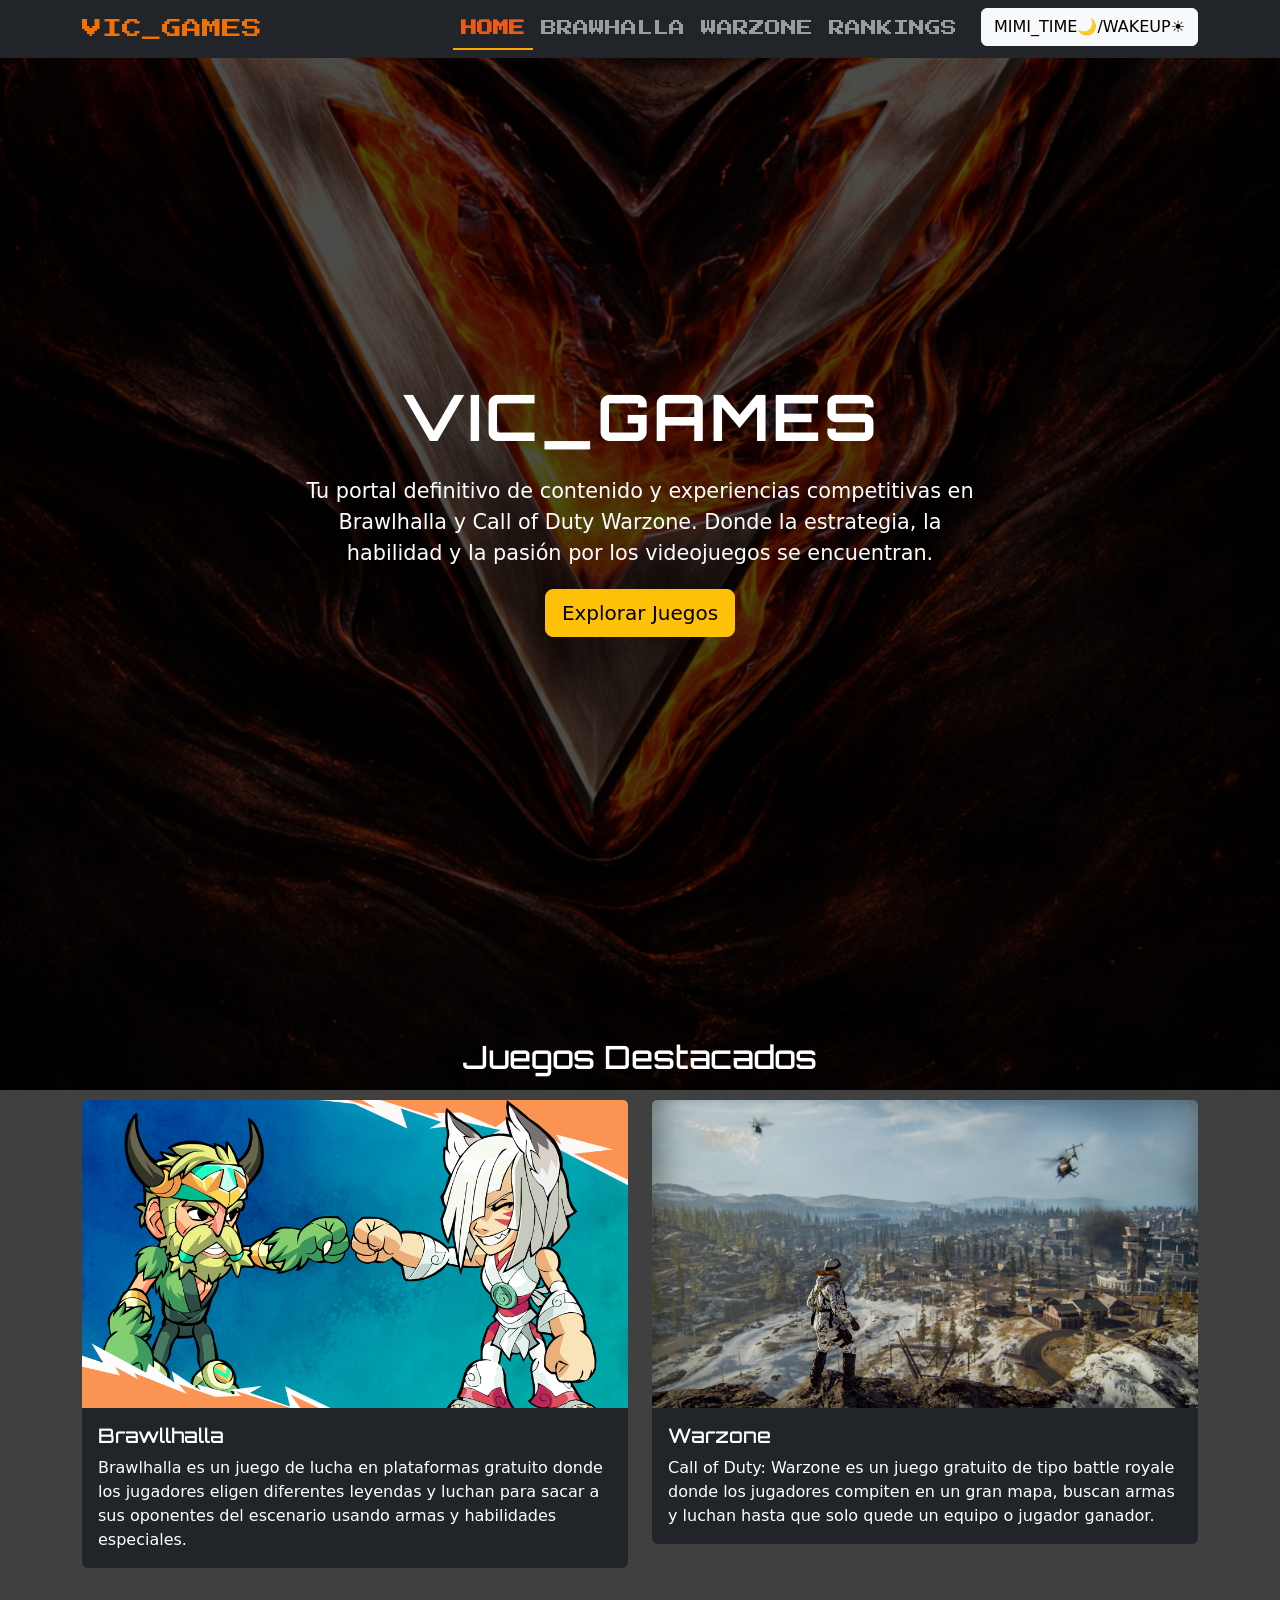
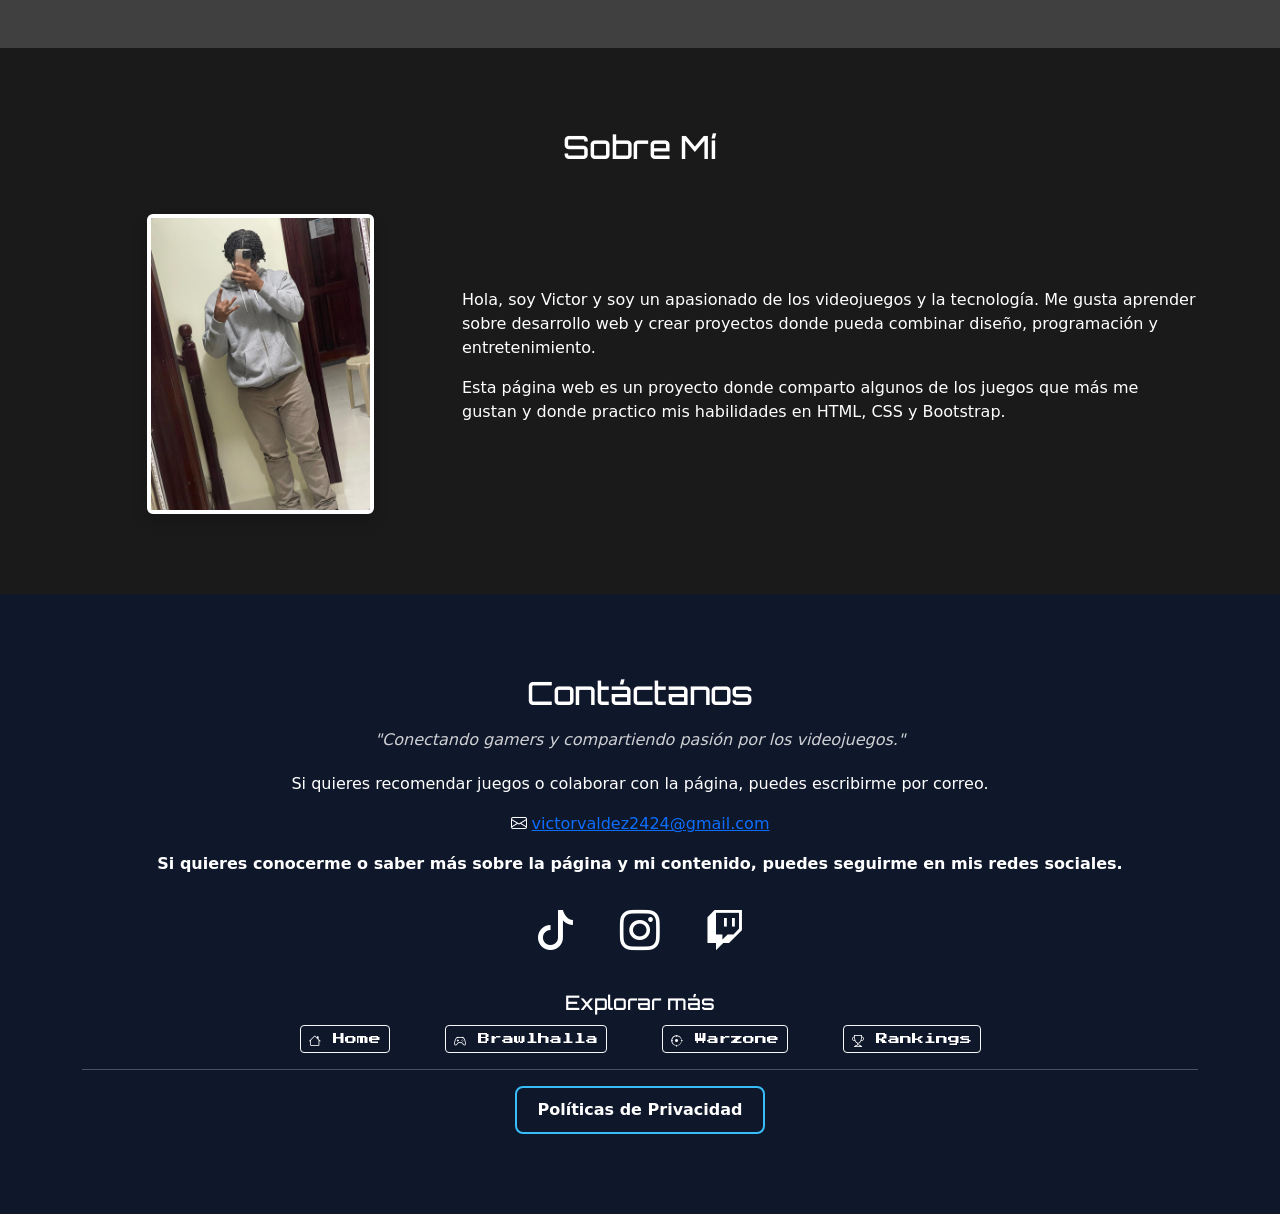
<file: index.html>
<!DOCTYPE html>
<html lang="en">
<head>
    <meta charset="UTF-8">
    <meta name="viewport" content="width=device-width, initial-scale=1.0">
    <meta name="description" content="Pagina de programacion Web">
    <meta name="keywords" content="Programacion web, HTML, CSS, Javascript, Django">
    <meta name="robots" content="index , follow">
    <meta name="author" content="VIC_GAMES">
    <title>VIC_GAMES</title>
    <link rel="stylesheet" href="Estilos.css">
    <link rel="icon" type="image/png" href="Imagen_PP2/VIC_GAMES.png">
    <link href="https://cdn.jsdelivr.net/npm/bootstrap@5.3.2/dist/css/bootstrap.min.css" rel="stylesheet">
    <link rel="stylesheet" href="https://cdn.jsdelivr.net/npm/bootstrap-icons@1.11.3/font/bootstrap-icons.css">
    <link href="https://fonts.googleapis.com/css2?family=Orbitron&display=swap" rel="stylesheet">
    <link href="https://fonts.googleapis.com/css2?family=Press+Start+2P&display=swap" rel="stylesheet">
</head>
<body class="home-page">
    <!-- Navbar -->
<nav class="navbar navbar-expand-lg navbar-dark bg-dark">

<div class="container">

<a class="navbar-brand" href="#">VIC_GAMES</a>

<button class="navbar-toggler" type="button" data-bs-toggle="collapse" data-bs-target="#navbarNav">
<span class="navbar-toggler-icon"></span>
</button>

<div class="collapse navbar-collapse" id="navbarNav">

<ul class="navbar-nav ms-auto">

<li class="nav-item">
<a class="nav-link active" href="Index.html">HOME</a>
</li>

<li class="nav-item">
<a class="nav-link" href="brawhalla.html">BRAWHALLA</a>
</li>

<li class="nav-item">
<a class="nav-link" href="warzone.html">WARZONE</a>
</li>

<li class="nav-item">
<a class="nav-link" href="rankings.html">RANKINGS</a>
</li>

<!--  MODO CLARO / OSCURO -->
<li class="nav-item">
<button class="btn btn-light ms-3" onclick="cambiarModo()">
MIMI_TIME🌙/WAKEUP☀
</button>
</li>

</ul>

</div>

</div>

</nav>

<!-- Homepage -->
    <section class="hero">
    <div class="hero-content text-center">
        <h1>VIC_GAMES</h1>
        <p>
            Tu portal definitivo de contenido y experiencias competitivas 
            en Brawlhalla y Call of Duty Warzone.
            Donde la estrategia, la habilidad y la pasión por los videojuegos se encuentran.
        </p>
        <a href="#juegos" class="btn btn-warning btn-lg">Explorar Juegos</a>
    </div>
</section>


    <!-- Cards -->

<section id="juegos">

<div class="container">

<h2 class="text-center mb-4">Juegos Destacados</h2>

<div class="row">

<div class="col-md-6">
<div class="card">
<img src="Imagen_PP2/Brawhalla2.png" class="card-img-top">
<div class="card-body">
<h5 class="card-title">Brawllhalla</h5>
<p class="card-text">
Brawlhalla es un juego de lucha en plataformas gratuito donde los jugadores eligen diferentes leyendas y luchan para sacar a sus oponentes del escenario usando armas y habilidades especiales.
</p>
</div>
</div>
</div>


<div class="col-md-6">
<div class="card">
<img src="Imagen_PP2/Walpop.webp" class="card-img-top">
<div class="card-body">
<h5 class="card-title">Warzone</h5>
<p class="card-text">
Call of Duty: Warzone es un juego gratuito de tipo battle royale donde los jugadores compiten en un gran mapa, buscan armas y luchan hasta que solo quede un equipo o jugador ganador.
</p>
</div>
</div>
</div>

</div>

</div>

</section>

<section id="sobre-mi">

<div class="container">

<h2 class="text-center mb-5">Sobre Mí</h2>

<div class="row align-items-center">

<div class="col-md-4 text-center">
<img src="Imagen_PP2/mifoto.jpeg" class="img-fluid rounded shadow">
</div>
<div class="col-md-8">
<p>
Hola, soy Victor y soy un apasionado de los videojuegos y la tecnología. 
Me gusta aprender sobre desarrollo web y crear proyectos donde pueda 
combinar diseño, programación y entretenimiento.
</p>

<p>
Esta página web es un proyecto donde comparto algunos de los juegos que 
más me gustan y donde practico mis habilidades en HTML, CSS y Bootstrap.
</p>

</div>

</div>

</div>

</section>

<section id="contacto">

<div class="container text-center">

<h2 class="mb-3">Contáctanos</h2>

<p class="frase-contacto">
"Conectando gamers y compartiendo pasión por los videojuegos."
</p>


<p>
Si quieres recomendar juegos o colaborar con la página,
puedes escribirme por correo.
</p>

<p>
<i class="bi bi-envelope"></i>
<a href="mailto:victorvaldez2424@gmail.com">victorvaldez2424@gmail.com</a>
</p>

<strong>
Si quieres conocerme o saber más sobre la página y mi contenido,
puedes seguirme en mis redes sociales.
</strong>

<div class="redes-sociales">

<a href="https://www.tiktok.com/@valdezvic24"><i class="bi bi-tiktok"></i></a>
<a href="https://www.instagram.com/vic_9443/"><i class="bi bi-instagram"></i></a>
<a href="https://www.twitch.tv/valdezvic"><i class="bi bi-twitch"></i></a>

<div class="enlaces-rapidos">

<h5 class="mt-4">Explorar más</h5>

<div class="links-paginas">

<a href="Index.html" class="btn btn-outline-light btn-sm">
<i class="bi bi-house"></i> Home
</a>

<a href="brawhalla.html" class="btn btn-outline-light btn-sm">
<i class="bi bi-controller"></i> Brawlhalla
</a>

<a href="warzone.html" class="btn btn-outline-light btn-sm">
<i class="bi bi-crosshair"></i> Warzone
</a>

<a href="rankings.html" class="btn btn-outline-light btn-sm">
<i class="bi bi-trophy"></i> Rankings
</a>

</div>

</div>

<hr>
<button class="btn-politica" data-bs-toggle="modal" data-bs-target="#privacidadModal">
Políticas de Privacidad
</button>

<div class="modal fade" id="privacidadModal" tabindex="-1">
<div class="modal-dialog">
<div class="modal-content">

<div class="modal-header">
<h5 class="modal-title">Políticas de Privacidad</h5>
<button type="button" class="btn-close" data-bs-dismiss="modal"></button>
</div>

<div class="modal-body text-center">

<img src="Imagen_PP2/VIC_GAMES.png" class="img-politica">

<h6 class="mt-3">Políticas de Privacidad</h6>

<h6><i class="bi bi-shield-lock"></i> Información General</h6>
<p>
Este sitio web es un proyecto educativo desarrollado con fines académicos.
La página presenta contenido relacionado con videojuegos, específicamente
Brawlhalla y Call of Duty: Warzone, con el objetivo de practicar y demostrar
habilidades en desarrollo web utilizando HTML, CSS, Bootstrap y JavaScript.
</p>

<h6><i class="bi bi-person-lock"></i> Privacidad del Usuario</h6>
<p>
Este sitio web no recopila, almacena ni procesa información personal de los
usuarios. No existen sistemas de registro, formularios de almacenamiento
de datos ni herramientas de seguimiento.
</p>

<h6><i class="bi bi-share"></i> Enlaces Externos</h6>
<p>
La página puede contener enlaces a plataformas externas como TikTok,
Instagram y Twitch. Estos enlaces se proporcionan únicamente con fines
informativos y para compartir contenido relacionado con la página.
</p>

<h6><i class="bi bi-check-circle"></i> Aceptación de las Políticas</h6>
<p>
Al utilizar este sitio web, el usuario acepta estas políticas de privacidad
y reconoce que el contenido presentado tiene fines educativos e informativos.
</p>

</div>
<div class="modal-footer">
<button class="btn btn-secondary" data-bs-dismiss="modal">Cerrar</button>
<button class="btn btn-primary" data-bs-dismiss="modal">Aceptar</button>
</div>

</div>
</div>
</div>


</div>

</section>

<script src="https://cdn.jsdelivr.net/npm/bootstrap@5.3.2/dist/js/bootstrap.bundle.min.js"></script>   
<script src="JavaWork.JS"></script>

</body>
</html>
</file>
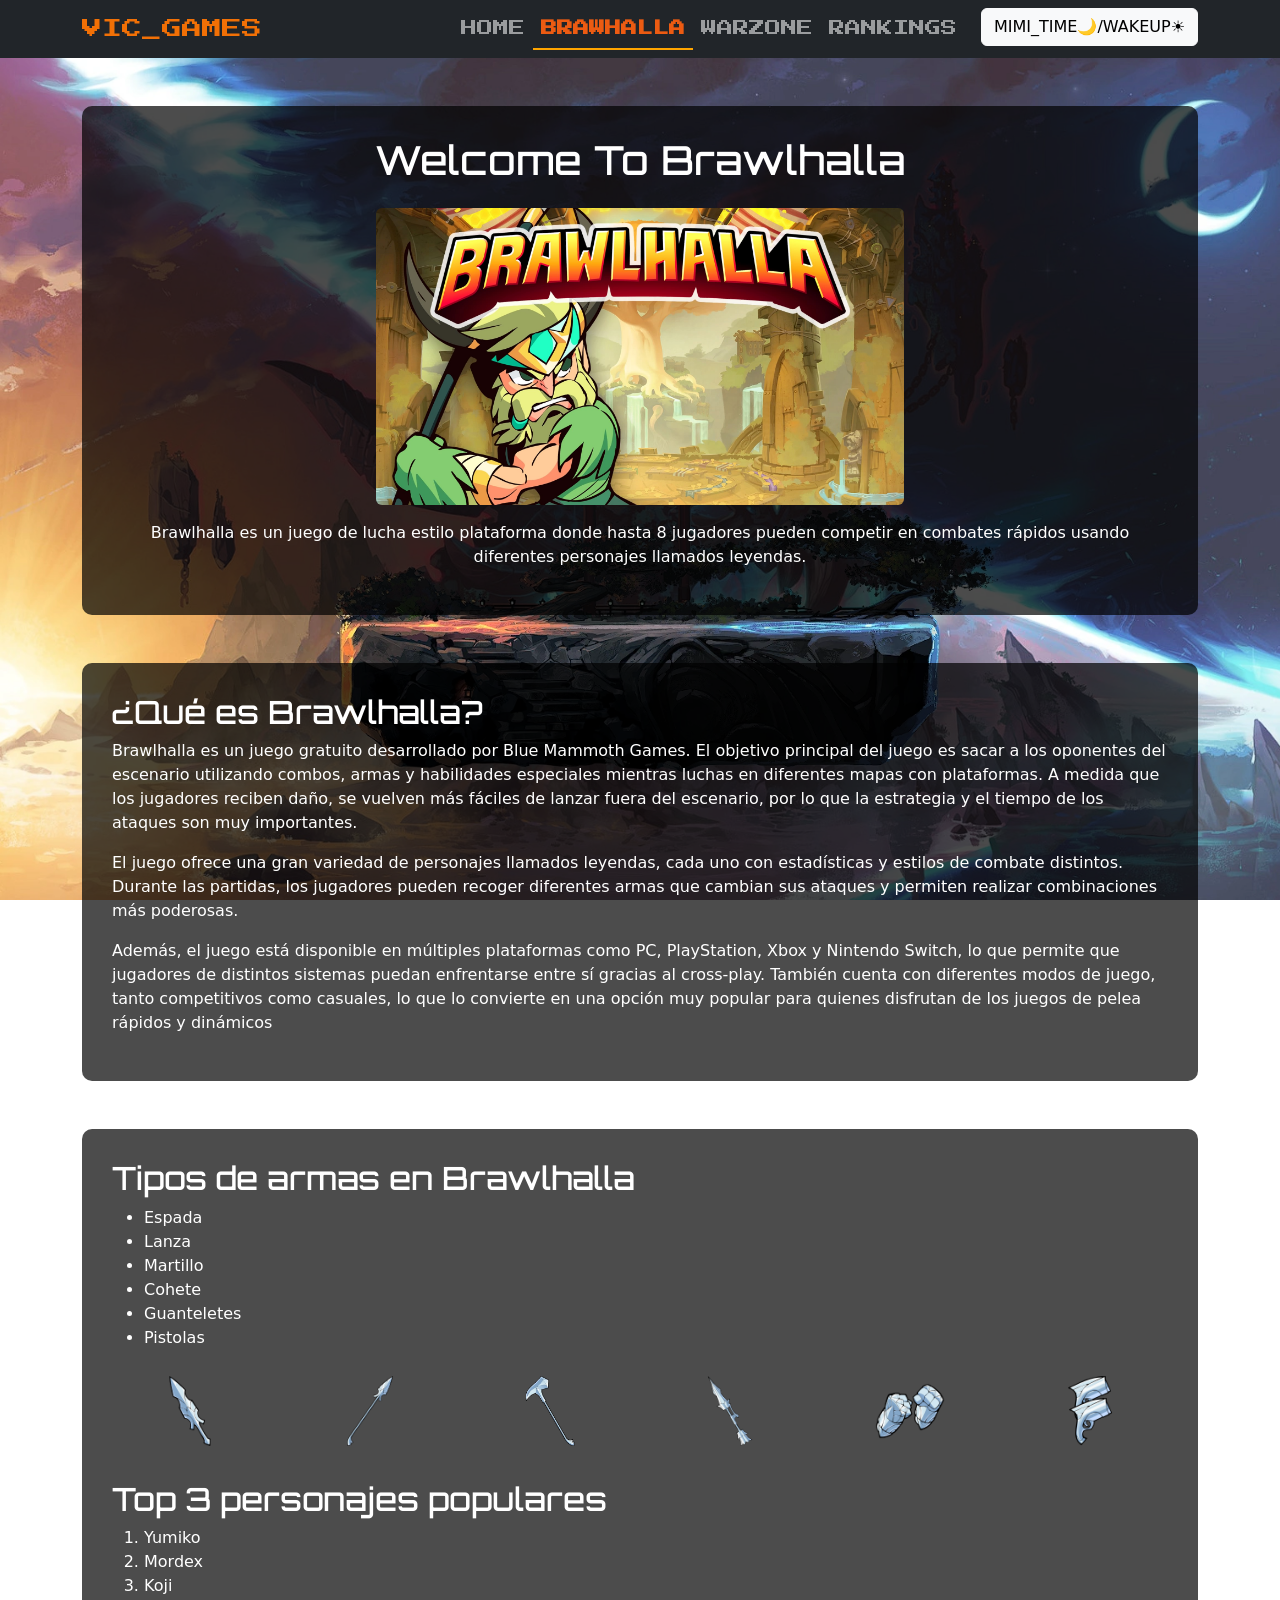
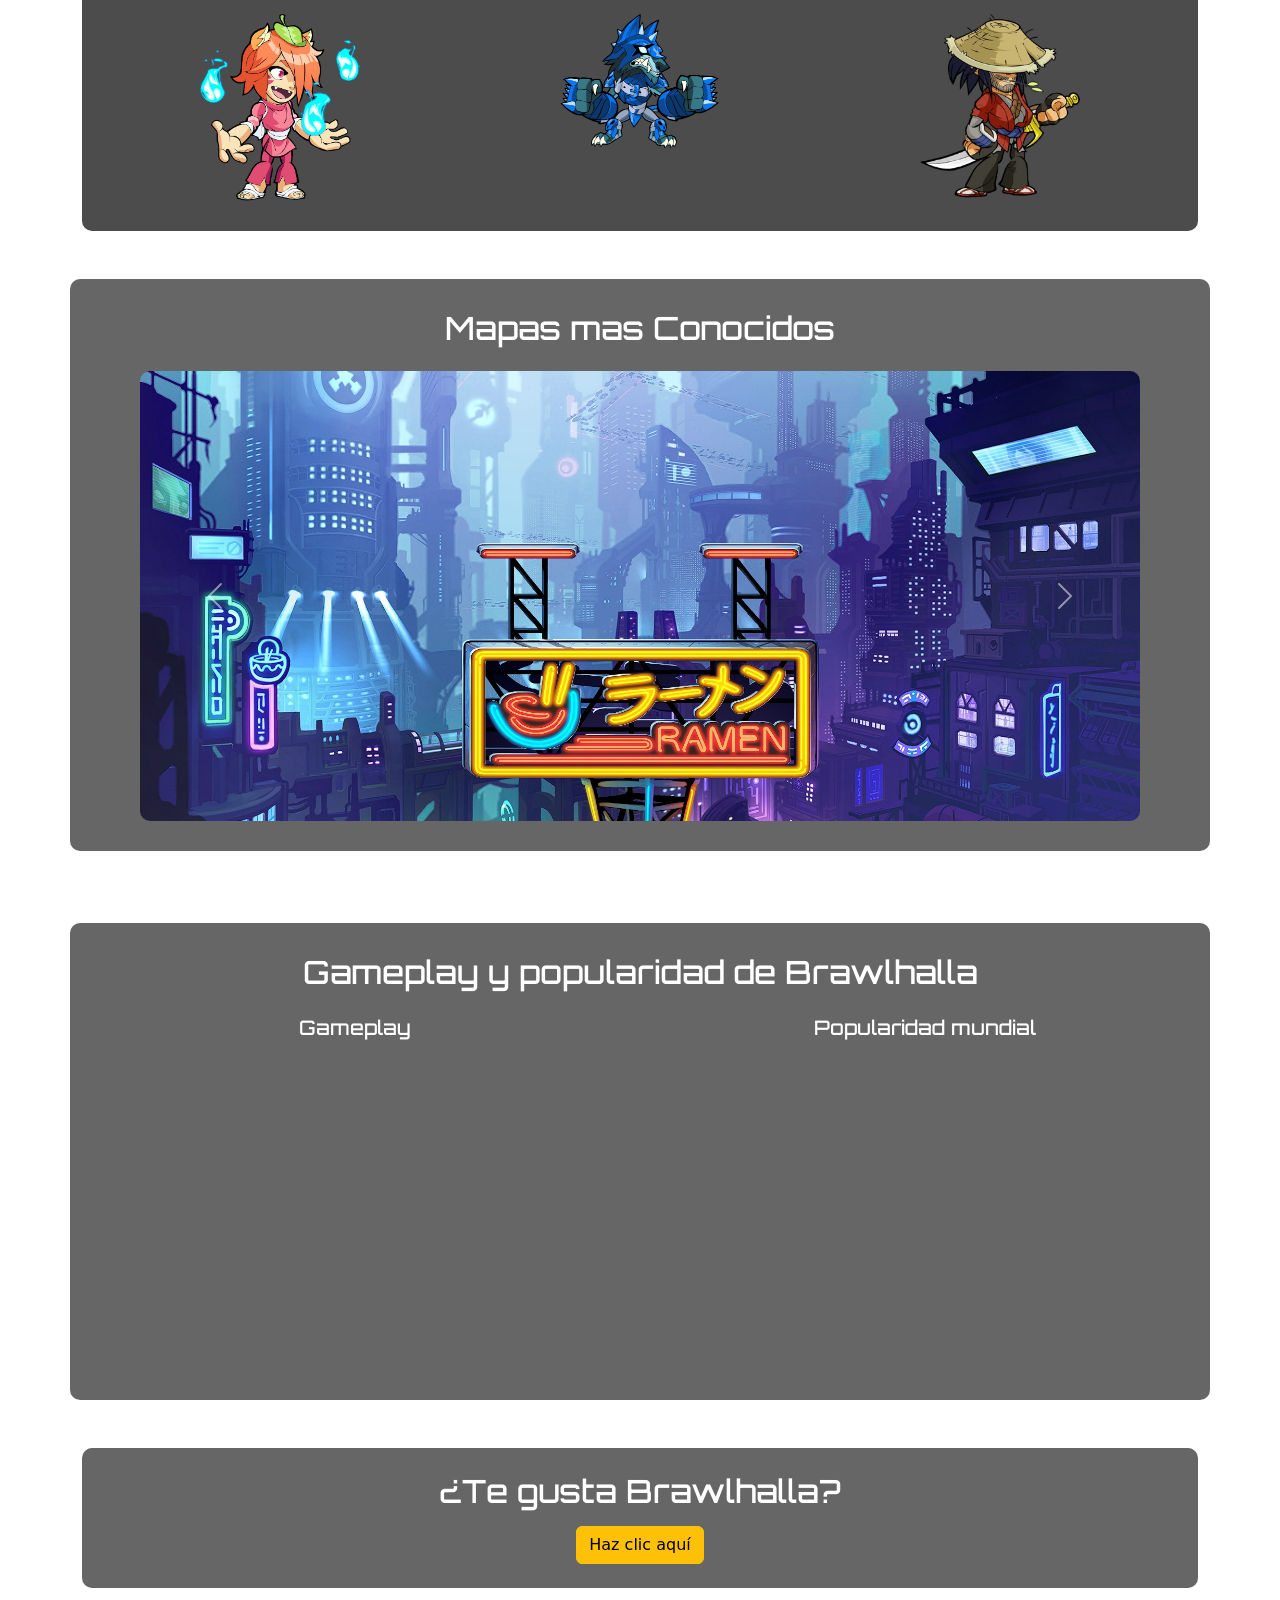
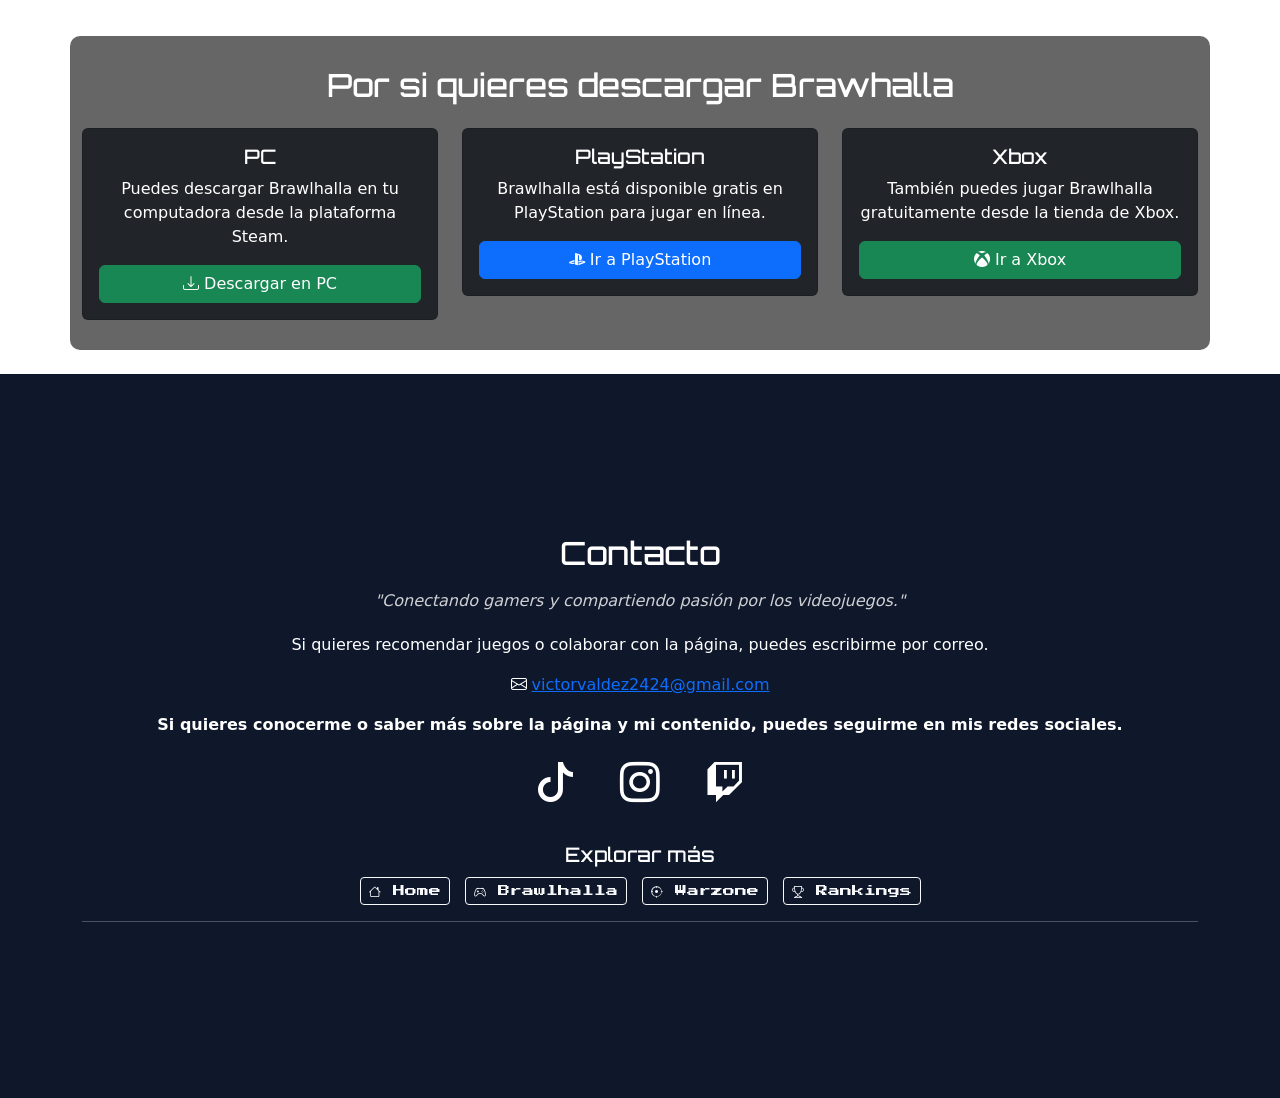
<file: brawhalla.html>
<!DOCTYPE html>
<html lang="en">

<head>
    <meta charset="UTF-8">
    <meta name="viewport" content="width=device-width, initial-scale=1.0">
    <meta name="description" content="Pagina de programacion Web">
    <meta name="keywords" content="Programacion web, HTML, CSS, Javascript, Django">
    <meta name="robots" content="index , follow">
    <meta name="author" content="VIC_GAMES">
    <title>VIC_GAMES</title>
    <link rel="stylesheet" href="Estilos.css">
    <link rel="icon" type="image/png" href="Imagen_PP2/VIC_GAMES.png">
    <link href="https://cdn.jsdelivr.net/npm/bootstrap@5.3.2/dist/css/bootstrap.min.css" rel="stylesheet">
    <link rel="stylesheet" href="https://cdn.jsdelivr.net/npm/bootstrap-icons@1.11.3/font/bootstrap-icons.css">
    <link href="https://fonts.googleapis.com/css2?family=Orbitron&display=swap" rel="stylesheet">
    <link href="https://fonts.googleapis.com/css2?family=Press+Start+2P&display=swap" rel="stylesheet">
</head>

<body class="brawlhalla-page">
<nav class="navbar navbar-expand-lg navbar-dark bg-dark">

<div class="container">

<a class="navbar-brand" href="#">VIC_GAMES</a>

<button class="navbar-toggler" type="button" data-bs-toggle="collapse" data-bs-target="#navbarNav">
<span class="navbar-toggler-icon"></span>
</button>

<div class="collapse navbar-collapse" id="navbarNav">

<ul class="navbar-nav ms-auto">

<li class="nav-item">
<a class="nav-link" href="Index.html">HOME</a>
</li>

<li class="nav-item">
<a class="nav-link active" href="brawhalla.html">BRAWHALLA</a>
</li>

<li class="nav-item">
<a class="nav-link" href="warzone.html">WARZONE</a>
</li>

<li class="nav-item">
<a class="nav-link" href="rankings.html">RANKINGS</a>
</li>

<!--  MODO CLARO / OSCURO -->
<li class="nav-item">
<button class="btn btn-light ms-3" onclick="cambiarModo()">
MIMI_TIME🌙/WAKEUP☀
</button>
</li>

</ul>

</div>

</div>

</nav>

    <!-- Hero -->
    <section class="container text-center mt-5">

        <div class="caja-texto">

            <h1 class="mb-4">Welcome To Brawlhalla</h1>

            <img src="Imagen_PP2/Brawlhalla 3.jpg" class="img-fluid rounded w-50">

            <p class="mt-3">
                Brawlhalla es un juego de lucha estilo plataforma donde hasta
                8 jugadores pueden competir en combates rápidos usando
                diferentes personajes llamados leyendas.
            </p>

        </div>

    </section>


    <section class="container mt-5 text-white">

        <div class="caja-texto">

            <h2>¿Qué es Brawlhalla?</h2>

            <p>
                Brawlhalla es un juego gratuito desarrollado por Blue Mammoth Games. El objetivo principal del juego es sacar a los oponentes del escenario utilizando combos, armas y habilidades especiales mientras luchas en diferentes mapas con plataformas. A medida que los jugadores reciben daño, se vuelven más fáciles de lanzar fuera del escenario, por lo que la estrategia y el tiempo de los ataques son muy importantes.
            </p>

            <p>
            El juego ofrece una gran variedad de personajes llamados leyendas, cada uno con estadísticas y estilos de combate distintos. Durante las partidas, los jugadores pueden recoger diferentes armas que cambian sus ataques y permiten realizar combinaciones más poderosas.
            </p>

            <p>Además, el juego está disponible en múltiples plataformas como PC, PlayStation, Xbox y Nintendo Switch, lo que permite que jugadores de distintos sistemas puedan enfrentarse entre sí gracias al cross-play. También cuenta con diferentes modos de juego, tanto competitivos como casuales, lo que lo convierte en una opción muy popular para quienes disfrutan de los juegos de pelea rápidos y dinámicos</p>

        </div>

    </section>


    <!-- Listas -->

    <section class="container mt-5 text-white">

        <div class="caja-texto">

            <h2>Tipos de armas en Brawlhalla</h2>

            <ul>

                <li>Espada</li>
                <li>Lanza</li>
                <li>Martillo</li>
                <li>Cohete</li>
                <li>Guanteletes</li>
                <li>Pistolas</li>

            </ul>

            <div class="row text-center mt-3">

                <div class="col-md-2">
                    <img src="Imagen_PP2/Sword.Brawll.webp" class="img-fluid arma-img">
                </div>

                <div class="col-md-2">
                    <img src="Imagen_PP2/lanza.brawl.webp" class="img-fluid arma-img">
                </div>

                <div class="col-md-2">
                    <img src="Imagen_PP2/hamer.brawl.webp" class="img-fluid arma-img">
                </div>

                <div class="col-md-2">
                    <img src="Imagen_PP2/cohete.brawl.webp" class="img-fluid arma-img">
                </div>

                <div class="col-md-2">
                    <img src="Imagen_PP2/Guantes.brawl.webp" class="img-fluid arma-img">
                </div>

                <div class="col-md-2">
                    <img src="Imagen_PP2/Pistolas.brawll.webp" class="img-fluid arma-img">
                </div>

            </div>

            <h2 class="mt-4">Top 3 personajes populares</h2>

            <ol>

                <li>Yumiko</li>
                <li>Mordex</li>
                <li>Koji</li>

            </ol>

            <div class="row text-center mt-3">

                <div class="col-md-4">
                    <img src="Imagen_PP2/yonmiko.webp" class="img-fluid personaje-img">
                </div>

                <div class="col-md-4">
                    <img src="Imagen_PP2/Moldia.webp" class="img-fluid personaje-img">
                </div>

                <div class="col-md-4">
                    <img src="Imagen_PP2/Koji.webp" class="img-fluid personaje-img">
                </div>


            </div>

        </div>

    </section>

    <!-- Carrousel -->
    <section class="container mt-5 bloque-braw">

        <h2 class="text-center mb-4 text-white">Mapas mas Conocidos</h2>

        <div id="carouselBrawlhalla" class="carousel slide mx-auto" style="max-width:1000px;">

            <div class="carousel-inner">

                <div class="carousel-item active">
                    <img src="Imagen_PP2/map1.webp" class="d-block w-100 carousel-img">
                </div>

                <div class="carousel-item">
                    <img src="Imagen_PP2/Map2.webp" class="d-block w-100 carousel-img">
                </div>

                <div class="carousel-item">
                    <img src="Imagen_PP2/map3.webp" class="d-block w-100 carousel-img">
                </div>

                <div class="carousel-item">
                    <img src="Imagen_PP2/map4.webp" class="d-block w-100 carousel-img">
                </div>


            </div>

            <button class="carousel-control-prev" type="button" data-bs-target="#carouselBrawlhalla"
                data-bs-slide="prev">
                <span class="carousel-control-prev-icon"></span>
            </button>

            <button class="carousel-control-next" type="button" data-bs-target="#carouselBrawlhalla"
                data-bs-slide="next">
                <span class="carousel-control-next-icon"></span>
            </button>

        </div>

    </section>
    <br>

    <!-- Iframe -->
    <section class="container mt-5 bloque-braw text-white">

        <h2 class="text-center mb-4">Gameplay y popularidad de Brawlhalla</h2>

        <div class="row">

            <div class="col-md-6 text-center">

                <h5>Gameplay</h5>

                <iframe 
                width="560" 
                height="315" 
                src="https://www.youtube.com/embed/V6aaUYLwuLM?si=c27aJ3ngzmGD-WAG"
                title="YouTube video player" 
                frameborder="0"
                allow="accelerometer; autoplay; clipboard-write; encrypted-media; gyroscope; picture-in-picture; web-share"
                referrerpolicy="strict-origin-when-cross-origin" 
                allowfullscreen></iframe>

            </div>

            <div class="col-md-6 text-center">

                <h5>Popularidad mundial</h5>

                <iframe
                src="https://maps.google.com/maps?q=world&t=&z=2&ie=UTF8&iwloc=&output=embed"
                width="100%"
                height="315"
                style="border:0;"
                allowfullscreen=""
                loading="lazy">
                </iframe>

            </div>

        </div>

    </section>



    <!-- Alerta -->
    <section class="container mt-5">

<div class="bloque-braw text-center text-white p-4">

<h2 class="mb-3">¿Te gusta Brawlhalla?</h2>

<button class="btn btn-warning" onclick="mensajeJuego()">
Haz clic aquí
</button>

</div>

</section>

<!-- Descarga -->
<section class="container mt-5 bloque-braw text-white">

<h2 class="text-center mb-4">Por si quieres descargar Brawhalla</h2>

<div class="row text-center">

<div class="col-md-4">

<div class="card bg-dark text-white p-3">
<h5>PC</h5>

<p>Puedes descargar Brawlhalla en tu computadora desde la plataforma Steam.</p>

<a href="https://store.steampowered.com/app/291550/Brawlhalla/" target="_blank" class="btn btn-success">
<i class="bi bi-download"></i> Descargar en PC
</a>

</div>

</div>


<div class="col-md-4">

<div class="card bg-dark text-white p-3">
<h5>PlayStation</h5>

<p>Brawlhalla está disponible gratis en PlayStation para jugar en línea.</p>

<a href="https://store.playstation.com/" target="_blank" class="btn btn-primary">
<i class="bi bi-playstation"></i> Ir a PlayStation
</a>

</div>

</div>


<div class="col-md-4">

<div class="card bg-dark text-white p-3">
<h5>Xbox</h5>

<p>También puedes jugar Brawlhalla gratuitamente desde la tienda de Xbox.</p>

<a href="https://www.xbox.com/" target="_blank" class="btn btn-success">
<i class="bi bi-xbox"></i> Ir a Xbox
</a>

</div>

</div>

</div>

</section>


    <br>


    <footer id="contacto">
        <footer id="contacto">

            <div class="container text-center">

                <h2 class="mb-3">Contacto</h2>

                <p class="frase-contacto">
                    "Conectando gamers y compartiendo pasión por los videojuegos."
                </p>

                <p>
                    Si quieres recomendar juegos o colaborar con la página,
                    puedes escribirme por correo.
                </p>

                <p>
                    <i class="bi bi-envelope"></i>
                    <a href="mailto:victorvaldez2424@gmail.com">victorvaldez2424@gmail.com</a>
                </p>

                <strong>
                    Si quieres conocerme o saber más sobre la página y mi contenido,
                    puedes seguirme en mis redes sociales.
                </strong>

                <div class="redes-sociales mt-3">

                    <a href="https://www.tiktok.com/@valdezvic24"><i class="bi bi-tiktok"></i></a>
                    <a href="https://www.instagram.com/vic_9443/"><i class="bi bi-instagram"></i></a>
                    <a href="https://www.twitch.tv/valdezvic"><i class="bi bi-twitch"></i></a>

                </div>

                <!-- Enlaces rápidos -->

                <div class="enlaces-rapidos">

                    <h5 class="mt-4">Explorar más</h5>

                    <div class="links-paginas">

                        <a href="Index.html" class="btn btn-outline-light btn-sm">
                            <i class="bi bi-house"></i> Home
                        </a>

                        <a href="brawhalla.html" class="btn btn-outline-light btn-sm">
                            <i class="bi bi-controller"></i> Brawlhalla
                        </a>

                        <a href="warzone.html" class="btn btn-outline-light btn-sm">
                            <i class="bi bi-crosshair"></i> Warzone
                        </a>

                        <a href="rankings.html" class="btn btn-outline-light btn-sm">
                            <i class="bi bi-trophy"></i> Rankings
                        </a>

                    </div>

                </div>

                <hr>

        </footer>
    </footer>


<script src="https://cdn.jsdelivr.net/npm/bootstrap@5.3.2/dist/js/bootstrap.bundle.min.js"></script>
<script src="JavaWork.JS"></script>
</body>

</html>
</file>
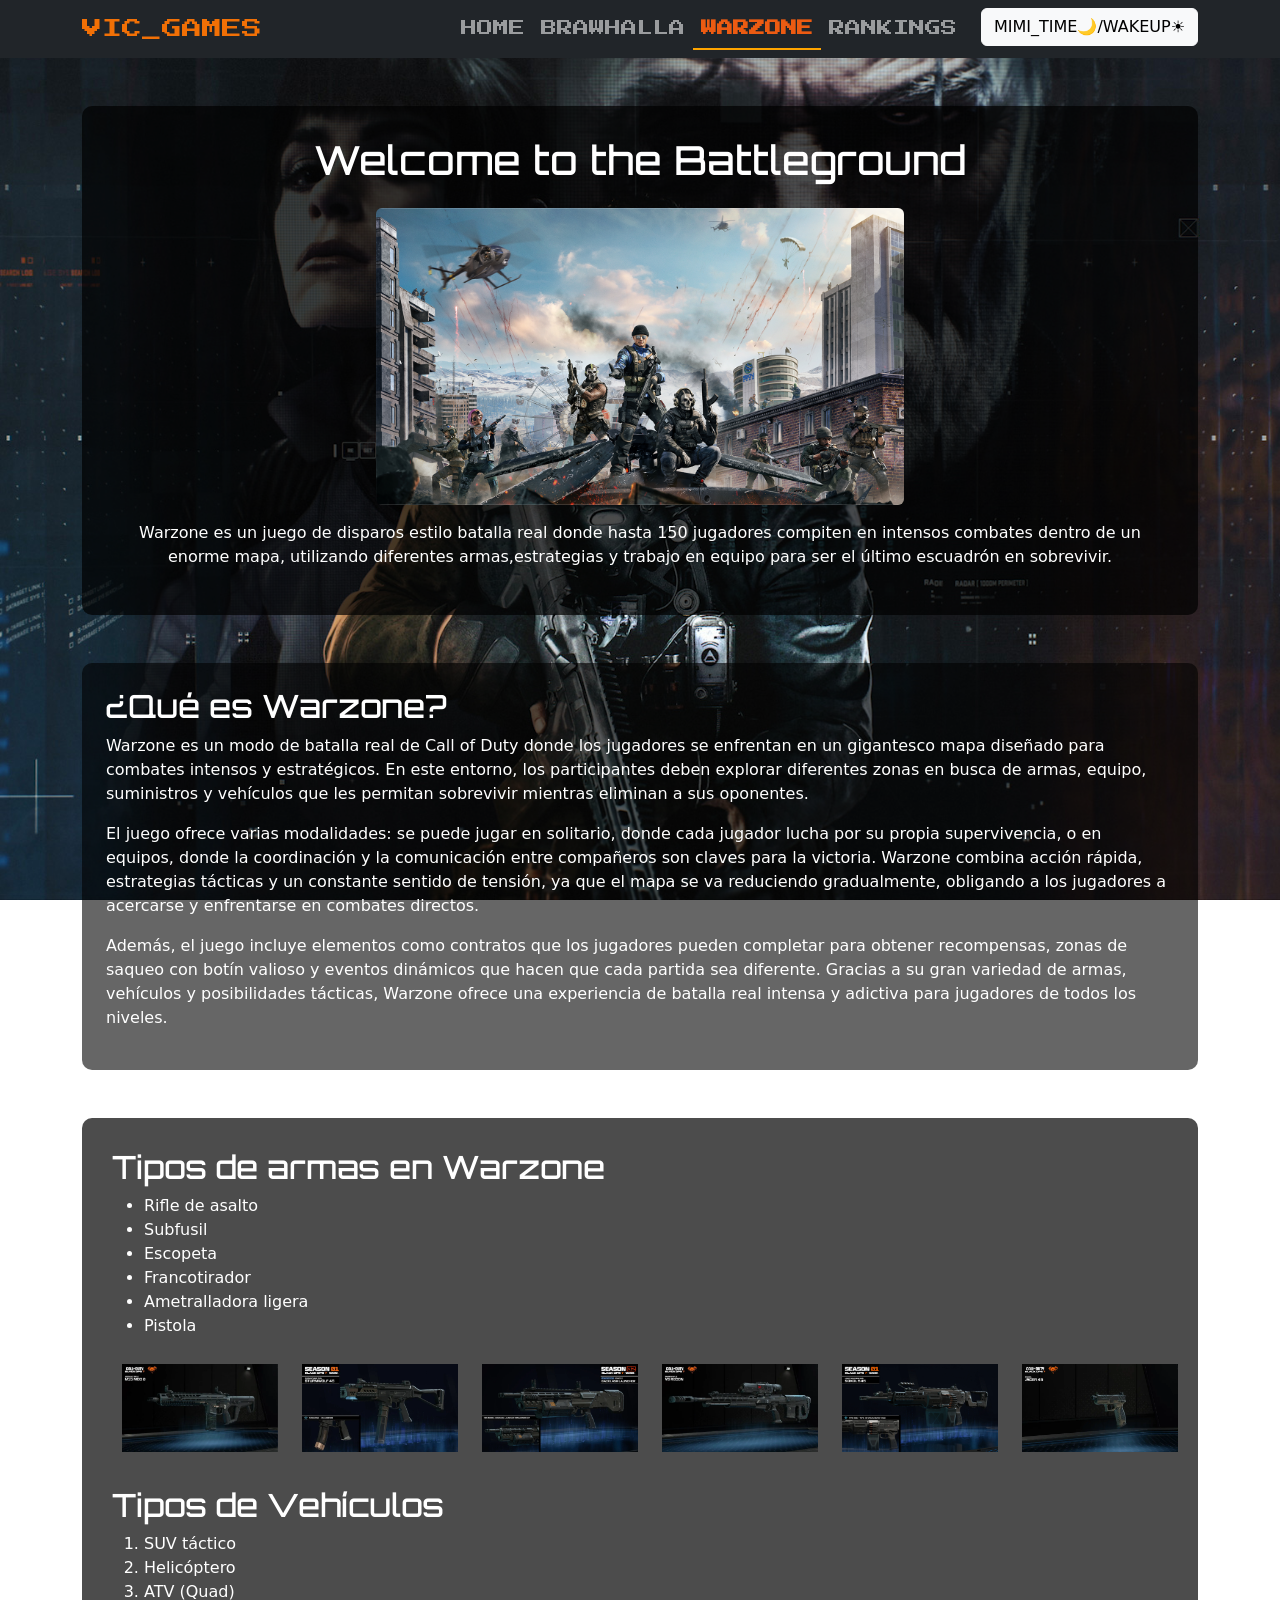
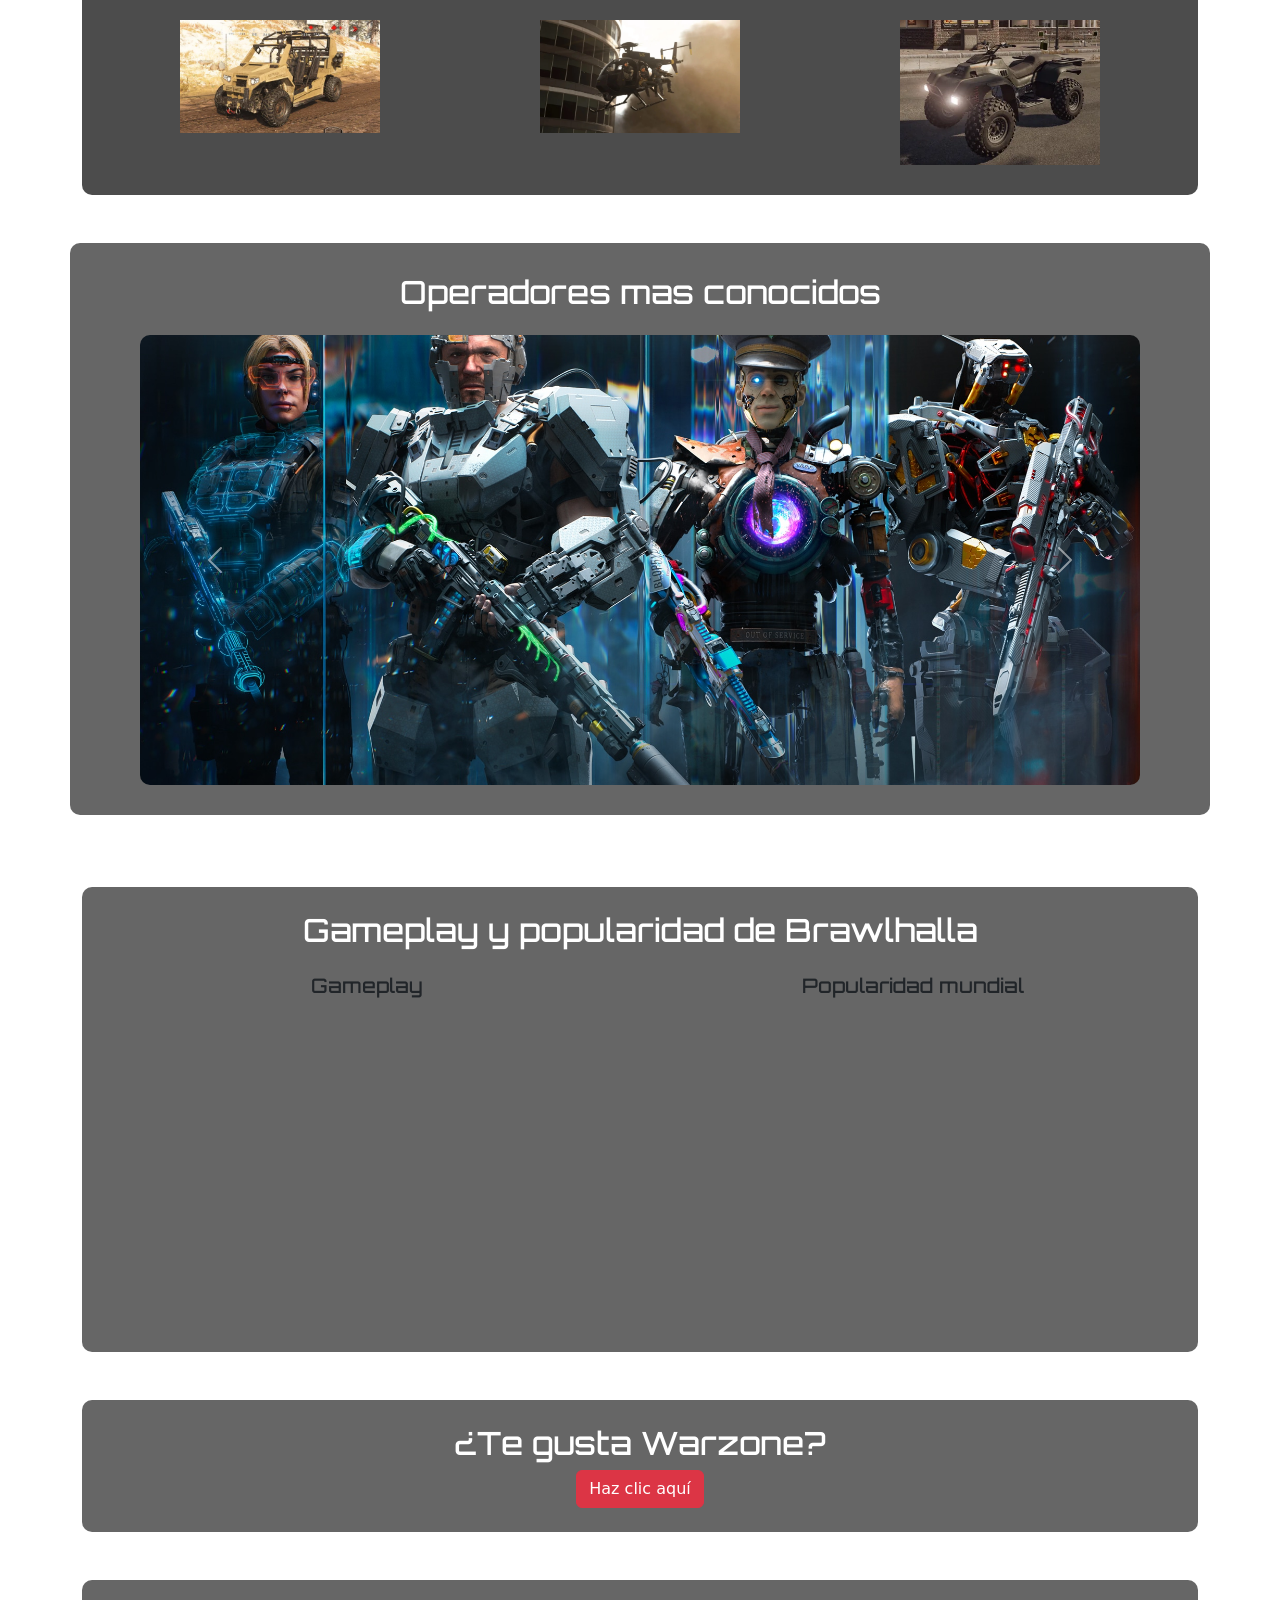
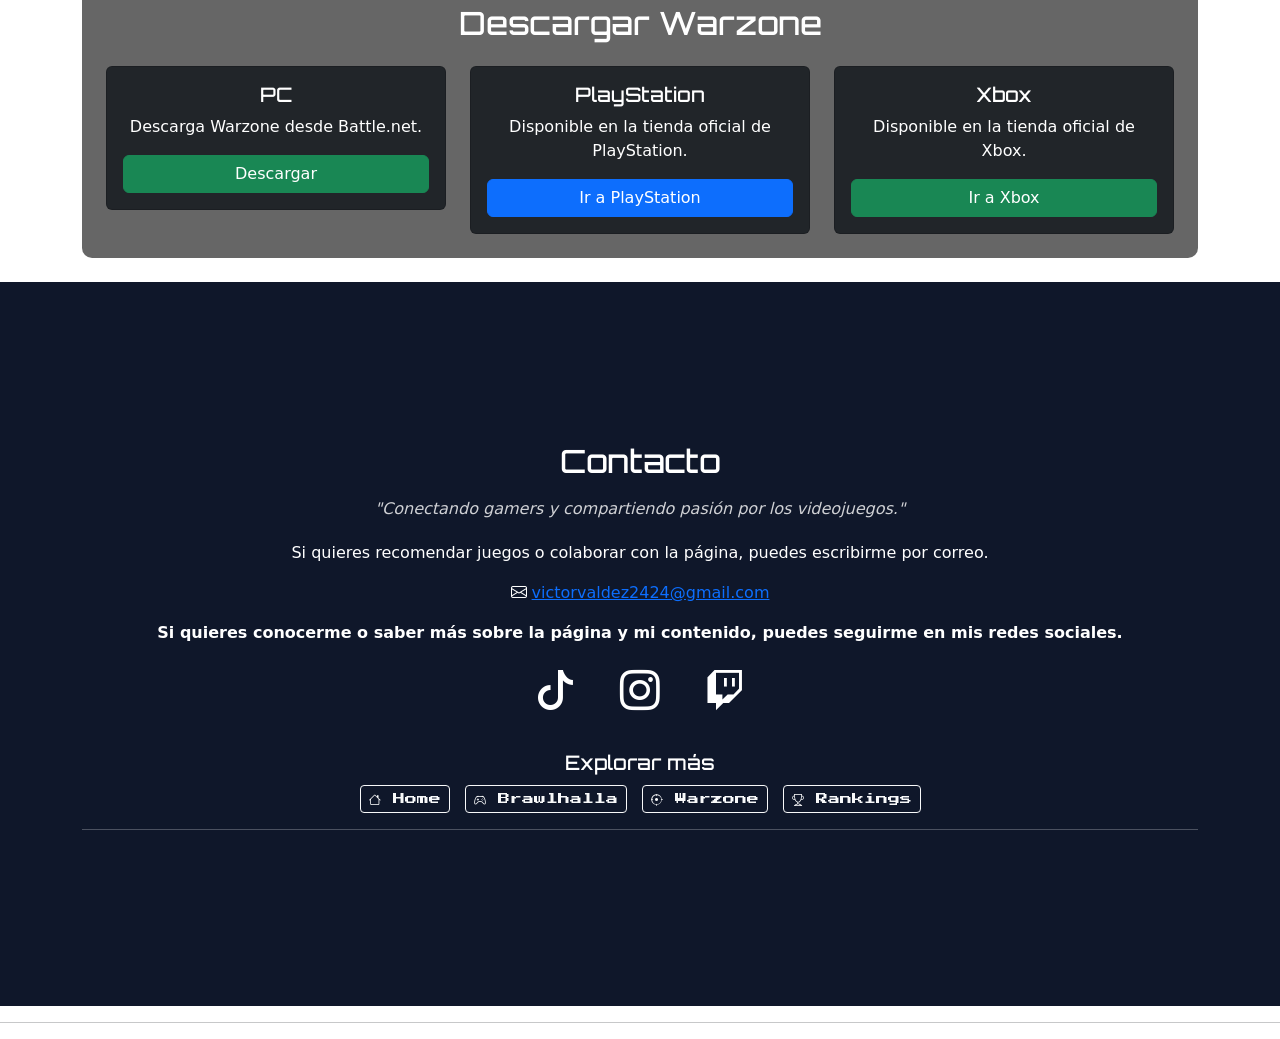
<file: warzone.html>
<!DOCTYPE html>
<html lang="en">

<head>
    <meta charset="UTF-8">
    <meta name="viewport" content="width=device-width, initial-scale=1.0">
    <meta name="description" content="Pagina de programacion Web">
    <meta name="keywords" content="Programacion web, HTML, CSS, Javascript, Django">
    <meta name="robots" content="index , follow">
    <meta name="author" content="VIC_GAMES">
    <title>VIC_GAMES</title>
    <link rel="stylesheet" href="Estilos.css">
    <link rel="icon" type="image/png" href="Imagen_PP2/VIC_GAMES.png">
    <link href="https://cdn.jsdelivr.net/npm/bootstrap@5.3.2/dist/css/bootstrap.min.css" rel="stylesheet">
    <link rel="stylesheet" href="https://cdn.jsdelivr.net/npm/bootstrap-icons@1.11.3/font/bootstrap-icons.css">
    <link href="https://fonts.googleapis.com/css2?family=Orbitron&display=swap" rel="stylesheet">
    <link href="https://fonts.googleapis.com/css2?family=Press+Start+2P&display=swap" rel="stylesheet">
</head>

<body class="warzone-page">
    <!-- Navbar -->
<nav class="navbar navbar-expand-lg navbar-dark bg-dark">

<div class="container">

<a class="navbar-brand" href="#">VIC_GAMES</a>

<button class="navbar-toggler" type="button" data-bs-toggle="collapse" data-bs-target="#navbarNav">
<span class="navbar-toggler-icon"></span>
</button>

<div class="collapse navbar-collapse" id="navbarNav">

<ul class="navbar-nav ms-auto">

<li class="nav-item">
<a class="nav-link" href="Index.html">HOME</a>
</li>

<li class="nav-item">
<a class="nav-link" href="brawhalla.html">BRAWHALLA</a>
</li>

<li class="nav-item">
<a class="nav-link active" href="warzone.html">WARZONE</a>
</li>

<li class="nav-item">
<a class="nav-link" href="rankings.html">RANKINGS</a>
</li>

<!--  MODO CLARO / OSCURO -->
<li class="nav-item">
<button class="btn btn-light ms-3" onclick="cambiarModo()">
MIMI_TIME🌙/WAKEUP☀
</button>
</li>

</ul>

</div>

</div>

</nav>

    <section class="container text-center mt-5">

        <div class="caja-texto">

            <h1 class="mb-4">Welcome to the Battleground</h1>

            <img src="Imagen_PP2/Walzon1.jpg" class="img-fluid rounded w-50">

            <p class="mt-3">
                Warzone es un juego de disparos estilo batalla real donde hasta 150 jugadores compiten en intensos combates dentro de un enorme mapa,
                utilizando diferentes armas,estrategias y trabajo en equipo para ser el último escuadrón en sobrevivir.
            </p>

        </div>

    </section>

    <!-- Contenido -->
    <section class="container mt-5 text-white">

        <div class="bloque-braw p-4">

            <h2>¿Qué es Warzone?</h2>

            <p>
                Warzone es un modo de batalla real de Call of Duty donde los jugadores se enfrentan en un gigantesco mapa diseñado para combates intensos y estratégicos. En este entorno, los participantes deben explorar diferentes zonas en busca de armas, equipo, suministros y vehículos que les permitan sobrevivir mientras eliminan a sus oponentes.
            </p>

            <p>
                El juego ofrece varias modalidades: se puede jugar en solitario, donde cada jugador lucha por su propia supervivencia, o en equipos, donde la coordinación y la comunicación entre compañeros son claves para la victoria. Warzone combina acción rápida, estrategias tácticas y un constante sentido de tensión, ya que el mapa se va reduciendo gradualmente, obligando a los jugadores a acercarse y enfrentarse en combates directos.
            </p>

            <p>
                Además, el juego incluye elementos como contratos que los jugadores pueden completar para obtener recompensas, zonas de saqueo con botín valioso y eventos dinámicos que hacen que cada partida sea diferente. Gracias a su gran variedad de armas, vehículos y posibilidades tácticas, Warzone ofrece una experiencia de batalla real intensa y adictiva para jugadores de todos los niveles.
            </p>

        </div>

    </section>

    <!-- Listas -->

    <section class="container mt-5 text-white">

<div class="caja-texto">

<h2>Tipos de armas en Warzone</h2>

<ul>
<li>Rifle de asalto</li>
<li>Subfusil</li>
<li>Escopeta</li>
<li>Francotirador</li>
<li>Ametralladora ligera</li>
<li>Pistola</li>
</ul>

<div class="row text-center mt-3">

<div class="col-md-2">
<img src="Imagen_PP2/ARwar.webp" class="img-fluid warzone-arma">
</div>

<div class="col-md-2">
<img src="Imagen_PP2/smgwar.webp" class="img-fluid warzone-arma">
</div>

<div class="col-md-2">
<img src="Imagen_PP2/shotgunwa.webp" class="img-fluid warzone-arma">
</div>

<div class="col-md-2">
<img src="Imagen_PP2/Sniperwar.webp" class="img-fluid warzone-arma">
</div>

<div class="col-md-2">
<img src="Imagen_PP2/LMGwar.webp" class="img-fluid warzone-arma">
</div>

<div class="col-md-2">
<img src="Imagen_PP2/Pistolwar22.webp" class="img-fluid warzone-arma">
</div>

</div>

<h2 class="mt-4">Tipos de Vehículos</h2>

<ol>
<li>SUV táctico</li>
<li>Helicóptero</li>
<li>ATV (Quad)</li>
</ol>

<div class="row text-center mt-3">

<div class="col-md-4">
<img src="Imagen_PP2/SUVtac.webp" class="img-fluid warzone-vehiculo">
</div>

<div class="col-md-4">
<img src="Imagen_PP2/helicopter.webp" class="img-fluid warzone-vehiculo">
</div>

<div class="col-md-4">
<img src="Imagen_PP2/Moto.webp" class="img-fluid warzone-vehiculo">
</div>

</div>

</div>

</section>
    <!-- Carousel -->
    <section class="container mt-5 bloque-braw">

        <h2 class="text-center mb-4 text-white">Operadores mas conocidos</h2>

        <div id="carouselBrawlhalla" class="carousel slide mx-auto" style="max-width:1000px;">

            <div class="carousel-inner">

                <div class="carousel-item active">
                    <img src="Imagen_PP2/warper1.jpg" class="d-block w-100 carousel-img">
                </div>

                <div class="carousel-item">
                    <img src="Imagen_PP2/warper 2.webp" class="d-block w-100 carousel-img">
                </div>

                <div class="carousel-item">
                    <img src="Imagen_PP2/warper3.jpg" class="d-block w-100 carousel-img">
                </div>

                <div class="carousel-item">
                    <img src="Imagen_PP2/warper4.webp" class="d-block w-100 carousel-img">
                </div>


            </div>

            <button class="carousel-control-prev" type="button" data-bs-target="#carouselBrawlhalla"
                data-bs-slide="prev">
                <span class="carousel-control-prev-icon"></span>
            </button>

            <button class="carousel-control-next" type="button" data-bs-target="#carouselBrawlhalla"
                data-bs-slide="next">
                <span class="carousel-control-next-icon"></span>
            </button>

        </div>

    </section>
    <br>


    <!-- Iframes -->
    <section class="container mt-5">

        <div class="bloque-braw p-4">

            <h2 class="text-center text-white mb-4">Gameplay y popularidad de Brawlhalla</h2>

            <div class="row">

                <div class="col-md-6 text-center">

                    <h5>Gameplay</h5>

                    <iframe 
                    width="560" 
                    height="315" 
                    src="https://www.youtube.com/embed/VoKr4ASGjYw?si=gEcDJfB2ehUrwksd"
                        title="YouTube video player" frameborder="0"
                        allow="accelerometer; autoplay; clipboard-write; encrypted-media; gyroscope; picture-in-picture; web-share"
                        referrerpolicy="strict-origin-when-cross-origin" allowfullscreen></iframe>

                </div>

                <div class="col-md-6 text-center">

                    <h5>Popularidad mundial</h5>

                    <iframe
                src="https://maps.google.com/maps?q=world&t=&z=2&ie=UTF8&iwloc=&output=embed"
                width="100%"
                height="315"
                style="border:0;"
                allowfullscreen=""
                loading="lazy">
                </iframe>
                </div>

            </div>

        </div>

    </section>

    <!--Alerta -->
    <section class="container mt-5">

        <div class="bloque-braw text-center text-white p-4">

            <h2>¿Te gusta Warzone?</h2>

            <button class="btn btn-danger" onclick="mensajeWarzone()">
                Haz clic aquí
            </button>

        </div>

    </section>

    <!--Descarga -->

    <section class="container mt-5">

        <div class="bloque-braw text-white p-4">

            <h2 class="text-center mb-4">Descargar Warzone</h2>

            <div class="row text-center">

                <div class="col-md-4">

                    <div class="card bg-dark text-white p-3">

                        <h5>PC</h5>

                        <p>Descarga Warzone desde Battle.net.</p>

                        <a href="https://battle.net/" target="_blank" class="btn btn-success">
                            Descargar
                        </a>

                    </div>

                </div>

                <div class="col-md-4">

                    <div class="card bg-dark text-white p-3">

                        <h5>PlayStation</h5>

                        <p>Disponible en la tienda oficial de PlayStation.</p>

                        <a href="https://store.playstation.com/" target="_blank" class="btn btn-primary">
                            Ir a PlayStation
                        </a>

                    </div>

                </div>

                <div class="col-md-4">

                    <div class="card bg-dark text-white p-3">

                        <h5>Xbox</h5>

                        <p>Disponible en la tienda oficial de Xbox.</p>

                        <a href="https://www.xbox.com/" target="_blank" class="btn btn-success">
                            Ir a Xbox
                        </a>

                    </div>

                </div>

            </div>

        </div>

    </section>




    <br>



    <footer id="contacto">
        <footer id="contacto">

            <div class="container text-center">

                <h2 class="mb-3">Contacto</h2>

                <p class="frase-contacto">
                    "Conectando gamers y compartiendo pasión por los videojuegos."
                </p>

                <p>
                    Si quieres recomendar juegos o colaborar con la página,
                    puedes escribirme por correo.
                </p>

                <p>
                    <i class="bi bi-envelope"></i>
                    <a href="mailto:victorvaldez2424@gmail.com">victorvaldez2424@gmail.com</a>
                </p>

                <strong>
                    Si quieres conocerme o saber más sobre la página y mi contenido,
                    puedes seguirme en mis redes sociales.
                </strong>

                <div class="redes-sociales mt-3">

                    <a href="https://www.tiktok.com/@valdezvic24"><i class="bi bi-tiktok"></i></a>
                    <a href="https://www.instagram.com/vic_9443/"><i class="bi bi-instagram"></i></a>
                    <a href="https://www.twitch.tv/valdezvic"><i class="bi bi-twitch"></i></a>

                </div>

                <!-- Enlaces rápidos -->

                <div class="enlaces-rapidos">

                    <h5 class="mt-4">Explorar más</h5>

                    <div class="links-paginas">

                        <a href="Index.html" class="btn btn-outline-light btn-sm">
                            <i class="bi bi-house"></i> Home
                        </a>

                        <a href="brawhalla.html" class="btn btn-outline-light btn-sm">
                            <i class="bi bi-controller"></i> Brawlhalla
                        </a>

                        <a href="warzone.html" class="btn btn-outline-light btn-sm">
                            <i class="bi bi-crosshair"></i> Warzone
                        </a>

                        <a href="rankings.html" class="btn btn-outline-light btn-sm">
                            <i class="bi bi-trophy"></i> Rankings
                        </a>

                    </div>

                </div>

                <hr>



        </footer>
    </footer>

    <hr>



    <script src="https://cdn.jsdelivr.net/npm/bootstrap@5.3.2/dist/js/bootstrap.bundle.min.js"></script>
    <script src="JavaWork.JS"></script>
</body>

</html>
</file>
<file: Estilos.css>
/* === Google fonts === */
h1, h2, h5{
font-family: 'Orbitron', sans-serif;
}

/* === Navbar === */
.navbar .nav-link.active {
    color: rgb(236, 91, 18) !important;
    font-weight: bold;
    border-bottom: 2px solid orange;
}

.navbar-brand {
    color: rgb(241, 112, 6) !important;
}

.navbar-brand,
.navbar-nav .nav-link {
    font-family: 'Press Start 2P', cursive;;
}


/* === Fondos de pantalla === */

#juegos{
background-color: rgba(0,0,0,0.7);
padding: 80px 0;
}

.brawlhalla-page {
    background-image: url("Imagen_PP2/BrAWL1.webp");
    background-size: cover;        
    background-position: center;   
    background-repeat: no-repeat;  
    background-attachment: fixed;  
}

.warzone-page {
    background-image: url("Imagen_PP2/walzonback1.jpg");
    background-size: cover;        
    background-position: center;   
    background-repeat: no-repeat;  
    background-attachment: fixed;  
}

.reviews-page {
    background-color: #24195b;  
}

/* === Homepage === */

.hero {
    height: 100vh;
    background: rgba(0,0,0,0.7); 
    display: flex;
    justify-content: center;
    align-items: center;
    color: white;
    text-align: center;
}

.hero h1 {
    font-size: 4rem;
    font-weight: bold;
    letter-spacing: 3px;
}

.hero p {
    font-size: 1.3rem;
    margin: 20px 0;
    max-width: 700px;
}

html {
scroll-behavior: smooth;
}

#juegos{
padding: 80px 0;
background-color: rgba(0,0,0,0.75);
color: white;
}

.card{
background-color: rgba(242, 239, 239, 0.9);
}

body{
    background-image: url("Imagen_PP2/VIC_GAMES.png");
    background-size: cover;
    background-position: center;
    background-attachment: fixed;
    background-repeat: no-repeat;
}

#sobre-mi{
padding: 80px 0;
background-color: #1a1a1a;
color: white;
}

#sobre-mi img{
max-width: 400px;
max-height: 300px;
border: 4px solid white;
}

.modo-claro #sobre-mi{

background-color: white;
color: black;

}

.modo-claro #sobre-mi img{

border: 4px solid black;

}

#contacto{
padding: 80px 0;
background-color: #0f172a;
color: white;
text-align: center;
}

.frase-contacto{
font-style: italic;
opacity: 0.8;
margin-bottom: 20px;
}

#juegos .card{

background-color:#212529;
color:white;
border:none;

}

#juegos .card-title{

color:white;

}

.modo-claro #juegos .card{

background-color:white;
color:black;

}

.modo-claro #juegos .card-title{

color:black;

}

/* === Redes === */

.redes-sociales{
margin-top: 25px;
}

.redes-sociales a{
color: white;
font-size: 2.5rem;
margin: 0 20px;
transition: 0.3s;
}

.redes-sociales a:hover{
color: #38bdf8;
transform: scale(1.2);
}

/* === Politicas de Privacidad === */

.btn-politica{
background-color: #0f172a;
color: white;
border: 2px solid #38bdf8;
padding: 10px 20px;
border-radius: 8px;
font-weight: bold;
transition: 0.3s;
}

.btn-politica:hover{
background-color: #38bdf8;
color: black;
transform: scale(1.05);
}

.modal-body{
color: black;
}

.modal-header{
color: black;
}

.modal-content{
border-radius:15px;
}

.modal-header{
background-color:#111;
color:white;
}

.modal-body h6{
margin-top:15px;
font-weight:bold;
}

.modal-body i{
margin-right:6px;
color:#ffc107;
}

.img-politica{
width:80px;
margin-bottom:15px;
}

/* === Enlaces=== */

.enlaces-rapidos{
margin-top:30px;
font-family: 'Press Start 2P', cursive;
}

.links-paginas{
display:flex;
justify-content:center;
gap:15px;
margin-top:10px;
}

.links-paginas a{
transition:0.3s;
font-family: 'Press Start 2P', cursive;
}

.links-paginas a:hover{
transform:scale(1.1);
}

.links-paginas a{
font-size:12px;
}

.caja-texto{

background-color: rgba(0,0,0,0.7);

color:white;

padding:30px;

border-radius:10px;

}


/* === Brawhalla page === */
.arma-img{

width:70px;

margin:10px;

transition:0.3s;

}

.arma-img:hover{

transform:scale(1.6);

}

.personaje-img{

height:120px;

width:auto;

object-fit:contain;

display:block;

margin:auto;

transition:0.3s;

}

.personaje-img:hover{

transform:scale(1.1);

}

.bloque-braw{

background:rgba(0,0,0,0.6);

padding:30px;

border-radius:10px;

}

.modo-claro .bloque-braw{

background-color:#f5f5f5;
color:black;

}

.modo-claro .bloque-braw h2,
.modo-claro .bloque-braw h5,
.modo-claro .bloque-braw p{

color:black;

}

.carousel-img{

height:450px;

object-fit:cover;

border-radius:10px;

}

/* === Warzone page === */
.arma-img{

width:70px;
margin:10px;
transition:0.3s;

}

.arma-img:hover{

transform:scale(1.6);

}

.personaje-img{

height:160px;
width: 160px;;
object-fit:contain;
display:block;
margin:auto;
transition:0.3s;

}

/* ARMAS WARZONE */

.warzone-arma{

width:170px;  
margin:10px;
transition:0.3s;

}

.warzone-arma:hover{

transform:scale(1.4);

}

.warzone-vehiculo{

height:200px;
width:200px;
object-fit:contain;
display:block;
margin:auto;
transition:0.3s;

}

.warzone-vehiculo:hover{

transform:scale(1.2);

}

/* Rankings */

.jugador-info{

display:flex;
align-items:center;
gap:10px;

}

.jugador-foto{

width:40px;
height:40px;
border-radius:50%;
object-fit:cover;

}


.titulo-rankings{

font-family: 'Press Start 2P', cursive;
font-size: 32px;
text-align: center;
color: white;
margin-top: 40px;
margin-bottom: 40px;

}

/* Modo claro */
.modo-claro{

background-color:white;
color:black;

}

.modo-claro .navbar{

background-color:#e9ecef !important;

}

.modo-claro .caja-texto{

background-color:#f5f5f5;
color:black;

}

.modo-claro .navbar .nav-link{

color:#555 !important;

}

.modo-claro .navbar .nav-link:hover{

color:#000 !important;

}
</file>
